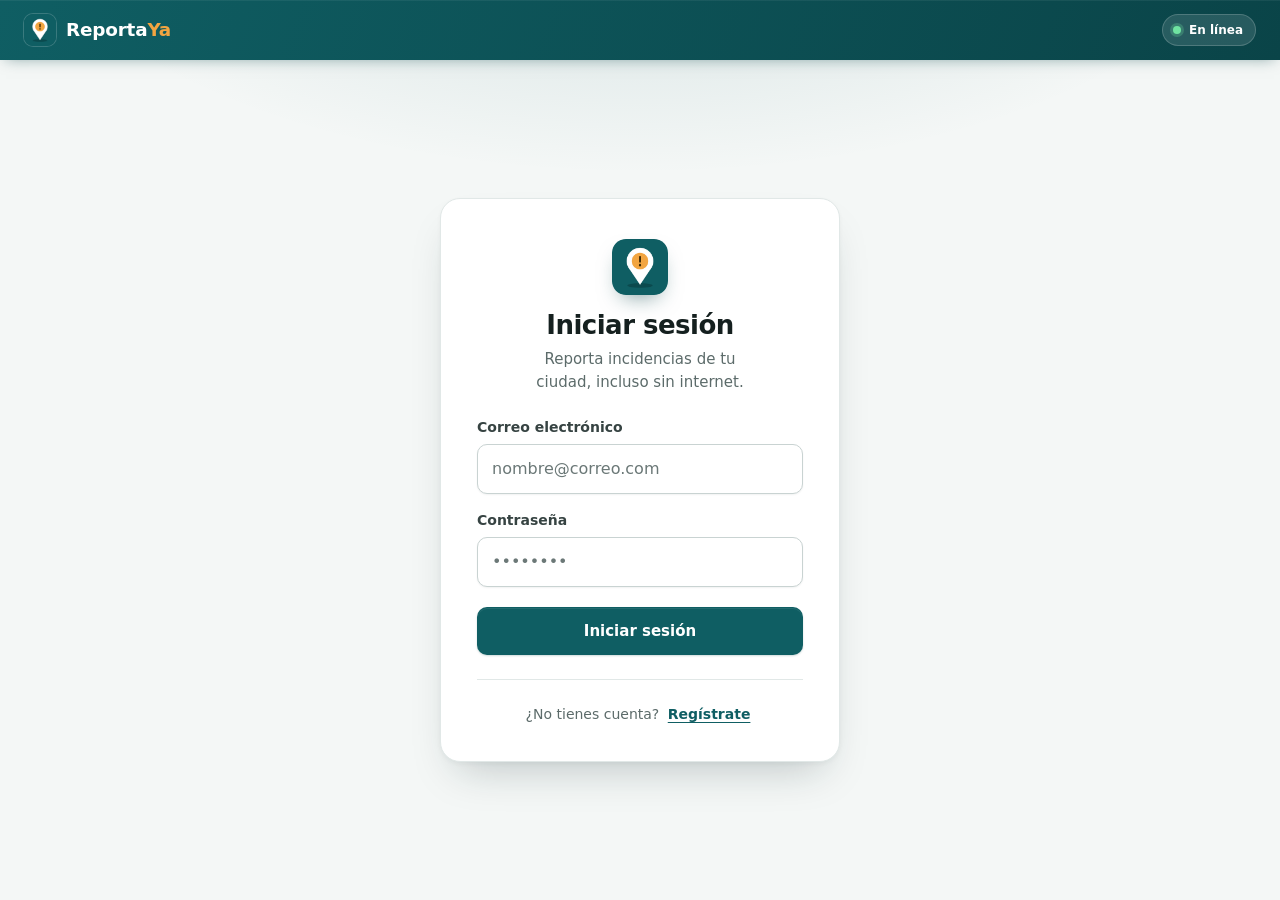
<file: index.html>
<!DOCTYPE html>
<html lang="es">
<head>
  <meta charset="UTF-8">
  <meta name="viewport" content="width=device-width, initial-scale=1, viewport-fit=cover">
  <title>ReportaYa · Incidencias urbanas</title>
  <meta name="description" content="PWA para reportar incidencias urbanas (baches, luminarias, basura, fugas) con foto, ubicación GPS y funcionamiento sin conexión.">

  <!-- Instalabilidad -->
  <link rel="manifest" href="manifest.json">
  <meta name="theme-color" content="#0f5e63">
  <link rel="icon" type="image/png" sizes="32x32" href="icons/favicon-32.png">
  <link rel="apple-touch-icon" href="icons/apple-touch-icon.png">
  <meta name="apple-mobile-web-app-capable" content="yes">
  <meta name="mobile-web-app-capable" content="yes">
  <meta name="apple-mobile-web-app-status-bar-style" content="black-translucent">
  <meta name="apple-mobile-web-app-title" content="ReportaYa">

  <link rel="stylesheet" href="css/styles.css">
</head>
<body>
  <!-- ===================== APP SHELL (estático) ===================== -->
  <div class="shell" id="shell">

    <header class="topbar">
      <a class="brand" href="#/inicio" aria-label="Ir al inicio">
        <img src="icons/icon-96.png" alt="" width="32" height="32">
        <span>Reporta<strong>Ya</strong></span>
      </a>

      <div class="topbar__actions">
        <span class="net-pill" id="netStatus" role="status" aria-live="polite">En línea</span>
        <button class="btn btn--ghost btn--sm hidden" id="btnInstall" type="button">
          <svg viewBox="0 0 24 24" aria-hidden="true"><path d="M12 3v12m0 0-4-4m4 4 4-4M5 21h14"/></svg>
          Instalar
        </button>
      </div>
    </header>

    <!-- Navegación lateral (escritorio) / inferior (móvil) -->
    <nav class="nav hidden" id="mainNav" aria-label="Navegación principal">
      <a href="#/inicio" data-route="inicio">
        <svg viewBox="0 0 24 24" aria-hidden="true"><path d="M3 11 12 4l9 7v9a1 1 0 0 1-1 1h-5v-6H9v6H4a1 1 0 0 1-1-1z"/></svg>
        <span>Inicio</span>
      </a>
      <a href="#/reportes" data-route="reportes">
        <svg viewBox="0 0 24 24" aria-hidden="true"><path d="M8 6h13M8 12h13M8 18h13M3 6h.01M3 12h.01M3 18h.01"/></svg>
        <span>Reportes</span>
      </a>
      <a href="#/nuevo" data-route="nuevo" class="nav__cta">
        <svg viewBox="0 0 24 24" aria-hidden="true"><path d="M12 5v14M5 12h14"/></svg>
        <span>Nuevo</span>
      </a>
      <a href="#/ajustes" data-route="ajustes">
        <svg viewBox="0 0 24 24" aria-hidden="true"><circle cx="12" cy="8" r="4"/><path d="M4 21a8 8 0 0 1 16 0"/></svg>
        <span>Perfil</span>
      </a>
    </nav>

    <!-- Contenedor de contenido dinámico (CSR) -->
    <main class="content" id="app" tabindex="-1" aria-live="polite">
      <div class="skeleton">
        <div class="skeleton__line w60"></div>
        <div class="skeleton__card"></div>
        <div class="skeleton__card"></div>
      </div>
    </main>
  </div>

  <!-- Avisos -->
  <div class="toast-zone" id="toasts" aria-live="assertive"></div>

  <noscript>
    <p class="noscript">ReportaYa necesita JavaScript activado para funcionar.</p>
  </noscript>

  <script type="module" src="js/app.js"></script>
</body>
</html>
</file>
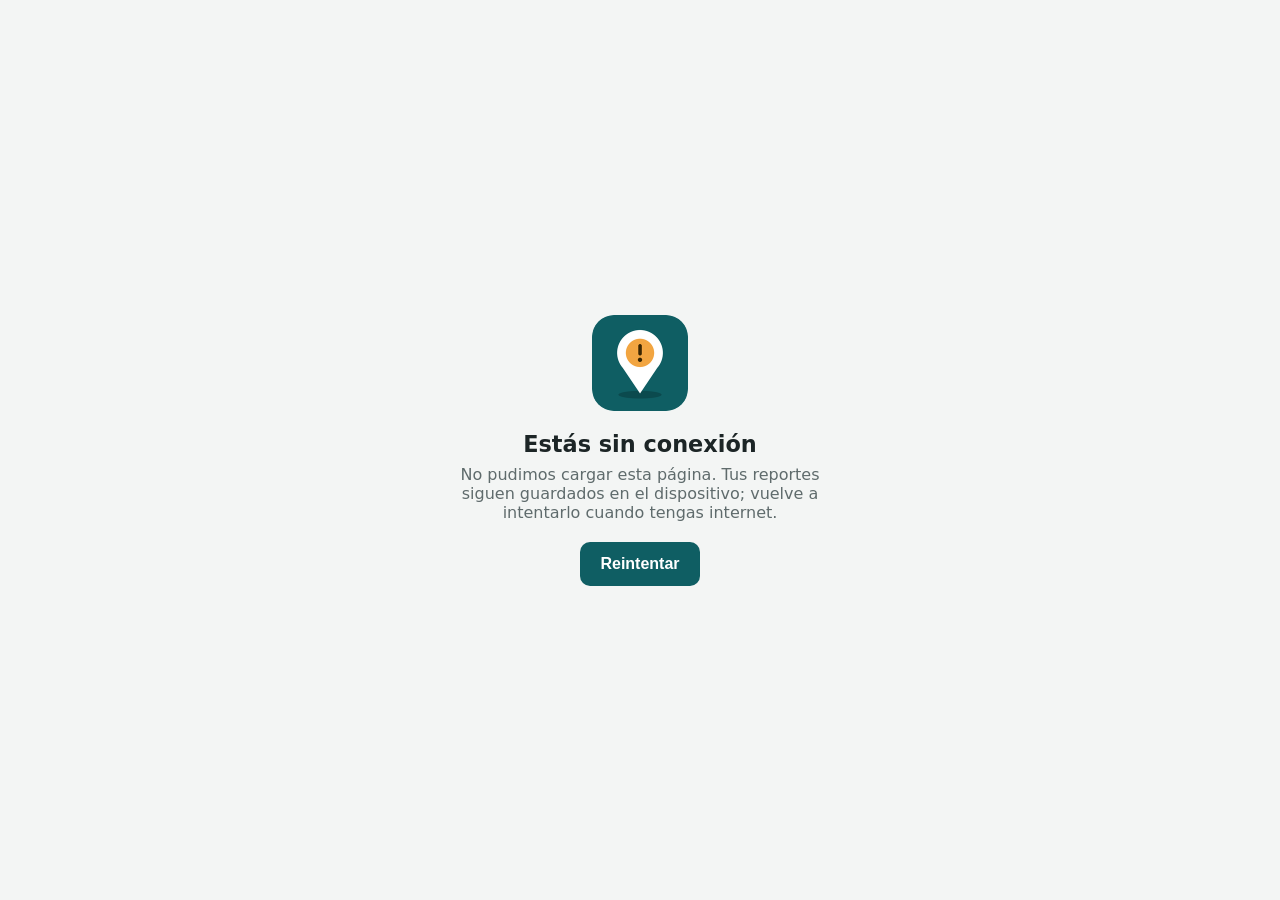
<file: offline.html>
<!DOCTYPE html>
<html lang="es">
<head>
  <meta charset="UTF-8">
  <meta name="viewport" content="width=device-width, initial-scale=1">
  <meta name="theme-color" content="#0f5e63">
  <title>Sin conexión · ReportaYa</title>
  <style>
    body { margin: 0; min-height: 100vh; display: grid; place-items: center; font-family: system-ui, -apple-system, "Segoe UI", Roboto, sans-serif; background: #f3f5f4; color: #1c2526; text-align: center; padding: 24px; box-sizing: border-box; }
    .box { max-width: 380px; }
    img { width: 96px; height: 96px; border-radius: 22px; margin-bottom: 16px; }
    h1 { font-size: 1.4rem; margin: 0 0 8px; }
    p { color: #5f6b6c; margin: 0 0 20px; }
    button { min-height: 44px; padding: 0 20px; border: 0; border-radius: 10px; background: #0f5e63; color: #fff; font-weight: 600; font-size: 1rem; cursor: pointer; }
  </style>
</head>
<body>
  <div class="box">
    <img src="icons/icon-192.png" alt="ReportaYa">
    <h1>Estás sin conexión</h1>
    <p>No pudimos cargar esta página. Tus reportes siguen guardados en el dispositivo; vuelve a intentarlo cuando tengas internet.</p>
    <button onclick="location.href='./'">Reintentar</button>
  </div>
  <script>window.addEventListener('online', () => location.href = './');</script>
</body>
</html>
</file>
<file: css/styles.css>
/* =========================================================
   ReportaYa · Estilos
   1. Tokens (color, espacio, tipografía, movimiento)
   2. Modo oscuro automático (prefers-color-scheme)
   3. Base · Shell · Navegación
   4. Componentes · Vistas
   ========================================================= */

:root {
  color-scheme: light dark;

  /* ---------- Identidad ---------- */
  --brand: #0f5e63;            /* verde azulado de marca (fondos) */
  --brand-700: #0a4448;
  --primary: #0f5e63;          /* fondo de botones primarios */
  --primary-hover: #0c5155;
  --primary-ink: #0f5e63;      /* texto/íconos con color de marca */
  --primary-100: #cfe5e3;
  --primary-50: #ebf5f4;
  --accent: #f2a541;
  --accent-600: #e3922a;
  --on-accent: #3a2500;

  /* ---------- Neutros ---------- */
  --bg: #f4f7f6;
  --surface: #ffffff;
  --surface-2: #f7faf9;
  --surface-3: #eef3f2;
  --input-bg: #ffffff;
  --text: #15201f;
  --text-2: #364342;
  --muted: #5c6b6a;            /* 5.0:1 sobre --bg, 5.4:1 sobre blanco */
  --placeholder: #6b7877;      /* 4.6:1 sobre blanco */
  --border: #e1e8e7;
  --border-strong: #c9d3d2;

  /* ---------- Estados (texto/fondo con contraste AA ≥ 4.5:1) ---------- */
  --pend-fg: #8a5300;  --pend-bg: #fdf0d8;  --pend-solid: #f2a541; --pend-on: #3a2500;
  --proc-fg: #1f5a9e;  --proc-bg: #e3edf9;  --proc-solid: #1f5a9e; --proc-on: #ffffff;
  --res-fg:  #17683f;  --res-bg:  #dff2e7;  --res-solid:  #17683f; --res-on:  #ffffff;
  --danger: #b42318;   --danger-bg: #fdf0ee; --danger-border: #efc4bf;
  --ok: #17683f;
  --info: #1f5a9e;
  --warn: #8a5300;

  /* ---------- Escala de espacios ---------- */
  --space-1: 4px;
  --space-2: 8px;
  --space-3: 12px;
  --space-4: 16px;
  --space-5: 24px;
  --space-6: 32px;

  /* ---------- Tipografía ---------- */
  --font-text: "Segoe UI Variable Text", "Segoe UI Variable", system-ui, -apple-system, "Segoe UI", Roboto, "Helvetica Neue", Arial, sans-serif;
  --font-display: "Segoe UI Variable Display", "Segoe UI Variable", system-ui, -apple-system, "Segoe UI", Roboto, "Helvetica Neue", Arial, sans-serif;
  --fs-xs: .75rem;     /* 12 */
  --fs-sm: .875rem;    /* 14 */
  --fs-base: 1rem;     /* 16 */
  --fs-md: 1.0625rem;  /* 17 */
  --fs-lg: 1.25rem;    /* 20 */
  --fs-xl: 1.625rem;   /* 26 */
  --fs-2xl: 2rem;      /* 32 */

  /* ---------- Forma y profundidad ---------- */
  --radius-lg: 20px;
  --radius: 16px;
  --radius-sm: 10px;
  --radius-xs: 8px;
  --shadow-sm: 0 1px 2px rgba(16, 40, 42, .06);
  --shadow: 0 1px 2px rgba(16, 40, 42, .04), 0 6px 20px -10px rgba(16, 40, 42, .14);
  --shadow-lg: 0 2px 4px rgba(16, 40, 42, .04), 0 22px 44px -18px rgba(16, 40, 42, .26);
  --ring-color: rgba(15, 94, 99, .22);
  --focus: #0f5e63;

  /* ---------- Movimiento ---------- */
  --dur-fast: 150ms;
  --dur: 200ms;
  --dur-slow: 250ms;
  --ease: cubic-bezier(.2, .7, .3, 1);

  /* ---------- Layout ---------- */
  --topbar-h: 60px;
  --nav-h: 68px;
  --safe-bottom: env(safe-area-inset-bottom, 0px);

  font-family: var(--font-text);
  font-size: 16px;
  color: var(--text);
  background: var(--bg);
  -webkit-text-size-adjust: 100%;
  -webkit-font-smoothing: antialiased;
}

/* =========================================================
   Modo oscuro automático
   ========================================================= */
@media (prefers-color-scheme: dark) {
  :root {
    --primary: #13777d;          /* blanco sobre este fondo: 5.3:1 */
    --primary-hover: #168a91;
    --primary-ink: #6cc7cb;
    --primary-100: #1f4442;
    --primary-50: #16302f;
    --accent-600: #f5b25a;

    --bg: #0d1716;
    --surface: #142120;
    --surface-2: #192927;
    --surface-3: #1f3230;
    --input-bg: #101c1b;
    --text: #e6eeed;
    --text-2: #c4d1cf;
    --muted: #9aaba9;
    --placeholder: #8a9b99;
    --border: #233533;
    --border-strong: #344c4a;

    --pend-fg: #f5c272;  --pend-bg: rgba(242, 165, 65, .14);
    --proc-fg: #9fc6f3;  --proc-bg: rgba(90, 150, 225, .16);  --proc-solid: #2f6cb3;
    --res-fg:  #86d8a9;  --res-bg:  rgba(60, 175, 115, .16);  --res-solid:  #23845a;
    --danger: #ff9486;   --danger-bg: rgba(255, 120, 100, .10); --danger-border: rgba(255, 140, 120, .35);
    --ok: #86d8a9;
    --info: #9fc6f3;
    --warn: #f5c272;

    --shadow-sm: 0 1px 2px rgba(0, 0, 0, .3);
    --shadow: 0 1px 2px rgba(0, 0, 0, .25), 0 8px 24px -12px rgba(0, 0, 0, .5);
    --shadow-lg: 0 2px 4px rgba(0, 0, 0, .25), 0 24px 48px -20px rgba(0, 0, 0, .7);
    --ring-color: rgba(108, 199, 203, .3);
    --focus: #6cc7cb;
  }
}

/* =========================================================
   Base
   ========================================================= */
*, *::before, *::after { box-sizing: border-box; }
html, body { margin: 0; min-height: 100%; }
body { line-height: 1.5; overflow-x: hidden; }
img { max-width: 100%; display: block; }
a { color: var(--primary-ink); text-underline-offset: 3px; text-decoration-thickness: 1px; transition: color var(--dur-fast) var(--ease); }
a:hover { color: var(--text); }
button, input, select, textarea { font: inherit; color: inherit; }
p { margin: 0; }
.hidden { display: none !important; }
.sr-only { position: absolute; width: 1px; height: 1px; padding: 0; margin: -1px; overflow: hidden; clip: rect(0 0 0 0); white-space: nowrap; border: 0; }

svg { width: 22px; height: 22px; fill: none; stroke: currentColor; stroke-width: 2; stroke-linecap: round; stroke-linejoin: round; flex-shrink: 0; }

/* Foco visible y consistente para todo lo interactivo */
:focus-visible { outline: 3px solid var(--focus); outline-offset: 2px; }
.topbar :focus-visible { outline-color: #fff; }

/* =========================================================
   Topbar
   ========================================================= */
.topbar {
  position: sticky; top: 0; z-index: 30;
  height: calc(var(--topbar-h) + env(safe-area-inset-top, 0px));
  padding: env(safe-area-inset-top, 0px) var(--space-4) 0;
  display: flex; align-items: center; justify-content: space-between; gap: var(--space-3);
  background: linear-gradient(110deg, var(--brand) 0%, var(--brand-700) 100%);
  color: #fff;
  box-shadow: 0 1px 0 rgba(255,255,255,.06) inset, 0 4px 14px -6px rgba(10, 68, 72, .5);
}
.brand {
  display: flex; align-items: center; gap: 10px; min-height: 44px;
  color: #fff; text-decoration: none; font-family: var(--font-display);
  font-size: 1.15rem; font-weight: 600; letter-spacing: -.01em; border-radius: var(--radius-xs);
}
.brand:hover { color: #fff; }
.brand img { border-radius: 9px; box-shadow: 0 0 0 1px rgba(255,255,255,.18); }
.brand strong { color: var(--accent); font-weight: 800; }
.topbar__actions { display: flex; align-items: center; gap: var(--space-2); }

/* Indicador En línea / Sin conexión */
.net-pill {
  font-size: var(--fs-xs); font-weight: 600; padding: 6px 12px 6px 10px; border-radius: 99px;
  background: rgba(255,255,255,.12); border: 1px solid rgba(255,255,255,.18); color: #fff;
  display: inline-flex; align-items: center; gap: var(--space-2); white-space: nowrap;
  transition: background-color var(--dur) var(--ease), color var(--dur) var(--ease), border-color var(--dur) var(--ease);
}
.net-pill::before {
  content: ""; width: 8px; height: 8px; border-radius: 50%;
  background: #6fe3a1; box-shadow: 0 0 0 3px rgba(111, 227, 161, .25);
  animation: pulse 2.4s var(--ease) infinite;
}
.net-pill.offline { background: var(--accent); border-color: transparent; color: var(--on-accent); }
.net-pill.offline::before { background: var(--on-accent); box-shadow: 0 0 0 3px rgba(58, 37, 0, .18); animation: none; }
@keyframes pulse { 0%, 100% { box-shadow: 0 0 0 3px rgba(111, 227, 161, .25); } 50% { box-shadow: 0 0 0 5px rgba(111, 227, 161, .08); } }

/* =========================================================
   Shell
   ========================================================= */
.shell { min-height: 100vh; display: flex; flex-direction: column; }
.content {
  flex: 1; width: 100%; max-width: 1120px; margin: 0 auto;
  padding: var(--space-5) var(--space-4) calc(var(--nav-h) + var(--safe-bottom) + var(--space-6));
  outline: none;
}
/* Entrada suave de cada vista */
.content > * { animation: view-in var(--dur-slow) var(--ease) both; }
@keyframes view-in { from { opacity: 0; transform: translateY(6px); } to { opacity: 1; transform: none; } }

.shell.no-nav {
  background:
    radial-gradient(900px 420px at 50% -120px, rgba(15, 94, 99, .16), transparent 70%),
    var(--bg);
}
.shell.no-nav .content { padding-bottom: var(--space-6); }

/* ---------- Nav inferior (móvil) ---------- */
.nav {
  position: fixed; left: 0; right: 0; bottom: 0; z-index: 30;
  height: calc(var(--nav-h) + var(--safe-bottom)); padding: 0 var(--space-1) var(--safe-bottom);
  display: grid; grid-template-columns: repeat(4, 1fr);
  background: color-mix(in srgb, var(--surface) 92%, transparent);
  -webkit-backdrop-filter: saturate(180%) blur(12px);
  backdrop-filter: saturate(180%) blur(12px);
  border-top: 1px solid var(--border);
}
.nav a {
  position: relative; min-height: 44px;
  display: flex; flex-direction: column; align-items: center; justify-content: center; gap: 2px;
  font-size: var(--fs-xs); font-weight: 600; color: var(--muted); text-decoration: none;
  border-radius: var(--radius-sm);
  transition: color var(--dur-fast) var(--ease), background-color var(--dur-fast) var(--ease);
}
.nav a:focus-visible { outline-offset: -4px; }
.nav a svg { width: 22px; height: 22px; transition: transform var(--dur) var(--ease); }
.nav a:hover { color: var(--text-2); }
.nav a.active { color: var(--primary-ink); }
.nav a.active svg { transform: translateY(-1px); }
.nav a.active::before {
  content: ""; position: absolute; top: 0; left: 50%; transform: translateX(-50%);
  width: 32px; height: 3px; border-radius: 0 0 3px 3px; background: var(--primary-ink);
}
.nav__cta.active::before { display: none; }
.nav a.nav__cta { color: var(--text-2); }
.nav a.nav__cta svg {
  background: var(--accent); color: var(--on-accent); border-radius: 50%;
  padding: 7px; width: 38px; height: 38px; stroke-width: 2.4;
  box-shadow: 0 6px 14px -4px rgba(242, 165, 65, .6);
  transition: transform var(--dur) var(--ease), background-color var(--dur-fast) var(--ease);
}
.nav a.nav__cta:hover svg { background: var(--accent-600); transform: translateY(-1px); }

/* ---------- Desde 900 px: nav lateral ---------- */
@media (min-width: 900px) {
  .shell { display: grid; grid-template-columns: 240px 1fr; grid-template-rows: auto 1fr; }
  .topbar { grid-column: 1 / -1; padding: 0 var(--space-5); }
  .nav {
    position: sticky; top: var(--topbar-h); height: calc(100vh - var(--topbar-h));
    display: flex; flex-direction: column; gap: var(--space-1); padding: var(--space-5) var(--space-4);
    background: var(--surface); backdrop-filter: none; -webkit-backdrop-filter: none;
    border-top: 0; border-right: 1px solid var(--border);
  }
  .nav a {
    flex-direction: row; justify-content: flex-start; gap: var(--space-3);
    padding: 0 var(--space-4); font-size: .9375rem; color: var(--text-2);
  }
  .nav a svg { width: 20px; height: 20px; }
  .nav a:hover { background: var(--surface-3); color: var(--text); }
  .nav a.active { background: var(--primary-50); color: var(--primary-ink); }
  .nav a.active svg { transform: none; }
  .nav a.active::before { top: 50%; left: 0; transform: translateY(-50%); width: 3px; height: 20px; border-radius: 0 3px 3px 0; }
  .nav a.nav__cta {
    order: -1; margin-bottom: var(--space-4); min-height: 48px; justify-content: center;
    background: var(--accent); color: var(--on-accent);
    box-shadow: 0 8px 18px -10px rgba(227, 146, 42, .9);
  }
  .nav a.nav__cta:hover { background: var(--accent-600); color: var(--on-accent); }
  .nav a.nav__cta.active { background: var(--accent-600); color: var(--on-accent); }
  .nav a.nav__cta svg, .nav a.nav__cta:hover svg { background: transparent; padding: 0; width: 20px; height: 20px; box-shadow: none; transform: none; }
  .content { padding: var(--space-6) 40px 48px; }
  .shell.no-nav { grid-template-columns: 1fr; }
}

/* =========================================================
   Tipografía y utilidades
   ========================================================= */
h1, h2, h3 { font-family: var(--font-display); color: var(--text); }
h1 { font-size: var(--fs-xl); line-height: 1.15; font-weight: 700; letter-spacing: -.02em; margin: 0 0 var(--space-1); text-wrap: balance; }
h2 { font-size: var(--fs-md); line-height: 1.3; font-weight: 650; letter-spacing: -.01em; margin: 0 0 var(--space-4); }
.subtitle { color: var(--muted); font-size: .9375rem; margin: 0 0 var(--space-5); text-wrap: pretty; }
.muted { color: var(--muted); }
.small { font-size: var(--fs-sm); }
.page-head {
  display: flex; align-items: center; justify-content: space-between; gap: var(--space-3) var(--space-4);
  margin-bottom: var(--space-5);
}
.page-head > div { min-width: 0; }
.page-head > .btn { flex-shrink: 0; }
.page-head .subtitle { margin: 0; }
.stack { display: flex; flex-direction: column; gap: var(--space-4); }
.stack > h2 { margin: 0; }
.row { display: flex; gap: var(--space-2); flex-wrap: wrap; align-items: center; }

@media (min-width: 900px) {
  h1 { font-size: var(--fs-2xl); }
  .page-head { margin-bottom: var(--space-6); }
}

/* =========================================================
   Tarjetas
   ========================================================= */
.card {
  background: var(--surface); border: 1px solid var(--border); border-radius: var(--radius);
  box-shadow: var(--shadow); padding: var(--space-4);
}
@media (min-width: 560px) { .card { padding: var(--space-5); } }

.card__head { display: flex; align-items: center; justify-content: space-between; gap: var(--space-3); margin-bottom: var(--space-3); }
.card__head h2 { margin: 0; }
.card__link {
  display: inline-flex; align-items: center; min-height: 44px; padding: 0 var(--space-2); margin-right: calc(var(--space-2) * -1);
  font-size: var(--fs-sm); font-weight: 600; text-decoration: none; border-radius: var(--radius-xs);
}
.card__link:hover { text-decoration: underline; color: var(--primary-ink); }
.card__meta { font-size: var(--fs-sm); color: var(--muted); }
.card__note { font-size: var(--fs-sm); color: var(--muted); margin: var(--space-3) 0; }
.card__note strong { color: var(--text); }
.stack > .card__note { margin: 0; }
.card__empty { font-size: var(--fs-sm); color: var(--muted); padding: var(--space-4); text-align: center; background: var(--surface-2); border: 1px dashed var(--border-strong); border-radius: var(--radius-sm); }

/* =========================================================
   Botones
   ========================================================= */
.btn {
  position: relative;
  display: inline-flex; align-items: center; justify-content: center; gap: var(--space-2);
  min-height: 44px; padding: 0 var(--space-4); border-radius: var(--radius-sm); border: 1px solid transparent;
  font-weight: 600; font-size: .9375rem; line-height: 1; cursor: pointer; text-decoration: none; white-space: nowrap;
  background: var(--primary); color: #fff;
  box-shadow: 0 1px 2px rgba(10, 68, 72, .2), inset 0 1px 0 rgba(255,255,255,.08);
  transition: background-color var(--dur-fast) var(--ease), border-color var(--dur-fast) var(--ease),
              box-shadow var(--dur-fast) var(--ease), color var(--dur-fast) var(--ease), transform var(--dur-fast) var(--ease);
  -webkit-tap-highlight-color: transparent;
}
.btn:hover { background: var(--primary-hover); color: #fff; }
.btn:active { transform: translateY(1px) scale(.99); }
.btn svg { width: 18px; height: 18px; }
.btn--accent { background: var(--accent); color: var(--on-accent); box-shadow: 0 1px 2px rgba(150, 90, 10, .25), inset 0 1px 0 rgba(255,255,255,.25); }
.btn--accent:hover { background: var(--accent-600); color: var(--on-accent); }
.btn--outline { background: var(--surface); color: var(--primary-ink); border-color: var(--border-strong); box-shadow: var(--shadow-sm); }
.btn--outline:hover { background: var(--primary-50); color: var(--primary-ink); border-color: var(--primary-ink); }
.btn--danger { background: var(--surface); color: var(--danger); border-color: var(--danger-border); box-shadow: var(--shadow-sm); }
.btn--danger:hover { background: var(--danger-bg); color: var(--danger); border-color: var(--danger); }
.btn--ghost { background: rgba(255,255,255,.12); color: #fff; border-color: rgba(255,255,255,.2); box-shadow: none; }
.btn--ghost:hover { background: rgba(255,255,255,.22); color: #fff; }
.btn--sm { min-height: 36px; padding: 0 var(--space-3); font-size: var(--fs-sm); }
.btn--lg { min-height: 50px; font-size: var(--fs-base); }
.btn--block { width: 100%; }

/* Deshabilitado */
.btn:disabled { opacity: .6; cursor: not-allowed; transform: none; box-shadow: none; }

/* Cargando: en esta app los botones se deshabilitan solo mientras esperan
   (iniciar sesión, crear cuenta, guardar, obtener ubicación). */
form .btn[type=submit]:disabled, #btnLoc:disabled { opacity: .85; cursor: progress; }
form .btn[type=submit]:disabled::before, #btnLoc:disabled::before {
  content: ""; width: 16px; height: 16px; border-radius: 50%;
  border: 2px solid currentColor; border-right-color: transparent;
  animation: spin .7s linear infinite;
}
#btnLoc:disabled svg { display: none; }
@keyframes spin { to { transform: rotate(360deg); } }

/* Áreas táctiles de 44 px en pantallas táctiles */
@media (pointer: coarse) {
  .btn--sm { min-height: 44px; }
}

/* =========================================================
   Formularios
   ========================================================= */
.field { display: flex; flex-direction: column; gap: 6px; }
.field label { font-weight: 600; font-size: var(--fs-sm); color: var(--text-2); }
.field label .muted { font-weight: 500; }
.field .hint { font-size: .8125rem; color: var(--muted); }
input[type=text], input[type=email], input[type=password], input[type=search], select, textarea {
  width: 100%; min-height: 48px; padding: 12px 14px;
  border: 1px solid var(--border-strong); border-radius: var(--radius-sm);
  background-color: var(--input-bg); box-shadow: var(--shadow-sm);
  transition: border-color var(--dur-fast) var(--ease), box-shadow var(--dur-fast) var(--ease), background-color var(--dur-fast) var(--ease);
}
input::placeholder, textarea::placeholder { color: var(--placeholder); opacity: 1; }
input:hover, select:hover, textarea:hover { border-color: var(--muted); }
textarea { min-height: 120px; resize: vertical; line-height: 1.5; }
select {
  appearance: none; -webkit-appearance: none; padding-right: 40px; cursor: pointer;
  text-overflow: ellipsis; white-space: nowrap;
  background-image: url("data:image/svg+xml,%3Csvg xmlns='http://www.w3.org/2000/svg' width='20' height='20' viewBox='0 0 24 24' fill='none' stroke='%23778887' stroke-width='2' stroke-linecap='round' stroke-linejoin='round'%3E%3Cpath d='m6 9 6 6 6-6'/%3E%3C/svg%3E");
  background-repeat: no-repeat; background-position: right 12px center;
}
input:focus, select:focus, textarea:focus { outline: none; border-color: var(--primary-ink); box-shadow: 0 0 0 4px var(--ring-color); }
input:focus-visible, select:focus-visible, textarea:focus-visible { outline: none; }

/* Mensajes de error: caja visible solo cuando hay texto */
.form-error {
  display: flex; align-items: flex-start; gap: var(--space-2);
  color: var(--danger); font-size: var(--fs-sm); font-weight: 500; margin: 0;
}
.form-error:not(:empty) {
  padding: 10px 12px; border-radius: var(--radius-sm);
  background: var(--danger-bg); border: 1px solid var(--danger-border);
  animation: view-in var(--dur) var(--ease);
}
.form-error:not(:empty)::before {
  content: "!"; flex-shrink: 0; width: 18px; height: 18px; margin-top: 1px; border-radius: 50%;
  display: grid; place-items: center; font-size: .75rem; font-weight: 800;
  background: var(--danger); color: var(--surface);
}
.form-error:empty { display: none; }
.form-note { font-size: .8125rem; color: var(--muted); text-align: center; }

.form-grid { display: grid; gap: var(--space-4); align-items: start; }
@media (min-width: 760px) { .form-grid--2 { grid-template-columns: 1fr 1fr; gap: var(--space-5); } }

/* =========================================================
   Login / Registro
   ========================================================= */
.auth { min-height: calc(100vh - var(--topbar-h) - 64px); display: grid; place-items: center; padding: var(--space-3) 0; }
.auth__box { width: 100%; max-width: 400px; box-shadow: var(--shadow-lg); border-radius: var(--radius-lg); }
.auth__box .stack { gap: var(--space-4); }
@media (min-width: 560px) { .auth__box { padding: 40px 36px 28px; } }
.auth__hero { text-align: center; margin-bottom: var(--space-5); }
.auth__hero img { margin: 0 auto var(--space-4); border-radius: 14px; box-shadow: 0 10px 22px -10px rgba(10, 68, 72, .6); }
.auth__hero h1 { font-size: var(--fs-xl); margin-bottom: var(--space-2); }
.auth__hero .subtitle { margin: 0 auto; max-width: 30ch; font-size: .9375rem; text-wrap: balance; }
.auth__box .btn[type=submit] { margin-top: var(--space-1); min-height: 48px; }
.auth__footer { text-align: center; font-size: var(--fs-sm); color: var(--muted); margin: var(--space-5) 0 0; padding-top: var(--space-4); border-top: 1px solid var(--border); }
.auth__footer a { font-weight: 600; display: inline-block; padding: var(--space-2) var(--space-1); }

/* =========================================================
   Dashboard
   ========================================================= */
.stats { display: grid; grid-template-columns: repeat(2, minmax(0, 1fr)); gap: var(--space-3); margin-bottom: var(--space-4); }
@media (min-width: 700px) { .stats { grid-template-columns: repeat(4, minmax(0, 1fr)); gap: var(--space-4); margin-bottom: var(--space-5); } }

.stat {
  --tone: var(--primary-ink); --tone-bg: var(--primary-50);
  position: relative; overflow: hidden;
  display: grid; grid-template-columns: 1fr auto; grid-template-areas: "num icon" "label label";
  align-items: start; row-gap: var(--space-1);
  padding: var(--space-4);
}
@media (min-width: 560px) { .stat { padding: 20px; } }
.stat::after {
  content: ""; position: absolute; inset: auto 0 0 0; height: 3px; background: var(--tone); opacity: .85;
}
.stat__icon {
  grid-area: icon; width: 36px; height: 36px; border-radius: var(--radius-sm);
  display: grid; place-items: center; background: var(--tone-bg); color: var(--tone);
}
.stat__icon svg { width: 20px; height: 20px; }
.stat__num {
  grid-area: num; font-family: var(--font-display);
  font-size: clamp(2rem, 1.6rem + 1.4vw, 2.625rem); font-weight: 700; line-height: 1;
  letter-spacing: -.03em; font-variant-numeric: tabular-nums; color: var(--text);
}
.stat__label { grid-area: label; color: var(--muted); font-size: var(--fs-sm); font-weight: 600; margin-top: var(--space-2); }
.stat--pend { --tone: var(--pend-fg); --tone-bg: var(--pend-bg); }
.stat--proc { --tone: var(--proc-fg); --tone-bg: var(--proc-bg); }
.stat--res  { --tone: var(--res-fg);  --tone-bg: var(--res-bg); }
.stat--pend .stat__num, .stat--proc .stat__num, .stat--res .stat__num { color: var(--tone); }
.stat--pend::after { background: var(--accent); }

.dash-grid { display: grid; gap: var(--space-4); }
@media (min-width: 900px) { .dash-grid { grid-template-columns: 1.5fr 1fr; gap: var(--space-5); align-items: start; } }

/* Lista de recientes: filas con separador dentro de la tarjeta */
.recent-list { display: flex; flex-direction: column; margin: 0 calc(var(--space-2) * -1); }
.recent-list .report-card { border-color: transparent; box-shadow: none; padding: var(--space-2); border-radius: var(--radius-sm); }
.recent-list .report-card + .report-card { position: relative; margin-top: 1px; }
.recent-list .report-card + .report-card::before {
  content: ""; position: absolute; top: -1px; left: var(--space-2); right: var(--space-2); height: 1px; background: var(--border);
}
.recent-list .report-card:hover { background: var(--surface-2); transform: none; box-shadow: none; border-color: transparent; }

/* Gráfico de barras por categoría */
.cat-bars { list-style: none; margin: 0; padding: 0; display: flex; flex-direction: column; gap: var(--space-4); }
.cat-bar__top { display: flex; justify-content: space-between; align-items: baseline; gap: var(--space-3); font-size: var(--fs-sm); }
.cat-bar__name { color: var(--text-2); font-weight: 500; min-width: 0; overflow: hidden; text-overflow: ellipsis; white-space: nowrap; }
.cat-bar__val { color: var(--muted); font-variant-numeric: tabular-nums; white-space: nowrap; }
.cat-bar__val strong { color: var(--text); font-weight: 700; }
.cat-bar__track { height: 10px; background: var(--surface-3); border-radius: 99px; overflow: hidden; margin-top: var(--space-2); }
.cat-bar__fill {
  height: 100%; min-width: 6px; border-radius: 99px;
  background: linear-gradient(90deg, var(--primary), color-mix(in srgb, var(--primary) 70%, #3fb5bb));
  transform-origin: left; animation: bar-in var(--dur-slow) var(--ease) both;
}
.cat-bar:first-child .cat-bar__fill { background: linear-gradient(90deg, var(--accent-600), var(--accent)); }
@keyframes bar-in { from { transform: scaleX(0); } to { transform: scaleX(1); } }

/* =========================================================
   Lista de reportes
   ========================================================= */
.filters { display: grid; gap: var(--space-3); margin-bottom: var(--space-5); }
@media (min-width: 560px) { .filters { grid-template-columns: repeat(2, minmax(0, 1fr)); } .filters .search { grid-column: 1 / -1; } }
@media (min-width: 1100px) { .filters { grid-template-columns: minmax(0, 2fr) minmax(0, 1fr) minmax(0, 1fr); } .filters .search { grid-column: auto; } }
.search { position: relative; }
.search svg { position: absolute; left: 14px; top: 50%; transform: translateY(-50%); width: 18px; height: 18px; color: var(--muted); pointer-events: none; }
.search input { padding-left: 42px; }

.report-list { display: grid; gap: var(--space-3); }
@media (min-width: 700px) { .report-list { grid-template-columns: repeat(2, minmax(0, 1fr)); gap: var(--space-4); } }
@media (min-width: 1200px) { .report-list { grid-template-columns: repeat(3, minmax(0, 1fr)); } }

.report-card {
  display: flex; align-items: center; gap: var(--space-3); padding: var(--space-3); text-decoration: none; color: inherit;
  background: var(--surface); border: 1px solid var(--border); border-radius: var(--radius); box-shadow: var(--shadow-sm);
  transition: border-color var(--dur-fast) var(--ease), box-shadow var(--dur) var(--ease), transform var(--dur) var(--ease), background-color var(--dur-fast) var(--ease);
}
.report-card:hover { color: inherit; border-color: var(--primary-100); box-shadow: var(--shadow); transform: translateY(-2px); }
.report-card:active { transform: translateY(0); }
.report-card__img {
  width: 72px; height: 72px; border-radius: 12px; object-fit: cover; flex-shrink: 0;
  background: var(--primary-50); display: grid; place-items: center; color: var(--primary-ink);
}
@media (min-width: 560px) { .report-card__img { width: 84px; height: 84px; } }
.report-card__img svg { width: 26px; height: 26px; opacity: .7; }
.report-card__body { flex: 1; min-width: 0; display: flex; flex-direction: column; gap: 6px; }
.report-card__title {
  font-weight: 650; line-height: 1.3; color: var(--text);
  display: -webkit-box; -webkit-line-clamp: 2; line-clamp: 2; -webkit-box-orient: vertical; overflow: hidden;
}
.report-card__meta { display: flex; align-items: center; gap: 6px; font-size: .8125rem; color: var(--muted); white-space: nowrap; }
.report-card__loc { display: inline-flex; color: var(--primary-ink); }
.report-card__loc svg { width: 14px; height: 14px; }

.badges { display: flex; flex-wrap: wrap; gap: 6px; }
.badge {
  display: inline-flex; align-items: center; gap: 6px; width: fit-content; max-width: 100%;
  font-size: .71875rem; font-weight: 700; padding: 3px 10px; border-radius: 99px; line-height: 1.5;
  white-space: nowrap; overflow: hidden; text-overflow: ellipsis;
}
.badge--pendiente, .badge--proceso, .badge--resuelto { text-transform: uppercase; letter-spacing: .04em; }
.badge--pendiente::before, .badge--proceso::before, .badge--resuelto::before { content: ""; flex-shrink: 0; width: 6px; height: 6px; border-radius: 50%; background: currentColor; }
.badge--pendiente { background: var(--pend-bg); color: var(--pend-fg); }
.badge--proceso { background: var(--proc-bg); color: var(--proc-fg); }
.badge--resuelto { background: var(--res-bg); color: var(--res-fg); }
.badge--cat { background: var(--surface-3); color: var(--text-2); font-weight: 600; }

/* Estado vacío */
.empty { display: flex; flex-direction: column; align-items: center; text-align: center; padding: var(--space-6) var(--space-4); }
.empty__icon {
  width: 64px; height: 64px; border-radius: 50%; margin-bottom: var(--space-4);
  display: grid; place-items: center; background: var(--primary-50); color: var(--primary-ink);
  box-shadow: 0 0 0 8px color-mix(in srgb, var(--primary-50) 50%, transparent);
}
.empty__icon svg { width: 28px; height: 28px; }
.empty__title { font-family: var(--font-display); font-weight: 650; font-size: var(--fs-md); color: var(--text); margin-bottom: var(--space-1); }
.empty__text { color: var(--muted); font-size: var(--fs-sm); max-width: 36ch; margin-bottom: var(--space-5); text-wrap: balance; }

/* =========================================================
   Nuevo reporte: pasos, cámara y ubicación
   ========================================================= */
.stepper {
  list-style: none; margin: calc(var(--space-2) * -1) 0 var(--space-5); padding: 0;
  display: grid; grid-template-columns: repeat(3, 1fr);
}
.stepper__item {
  position: relative; display: flex; flex-direction: column; align-items: center; gap: 6px;
  font-size: var(--fs-xs); font-weight: 600; color: var(--muted); text-align: center;
}
.stepper__item:not(:first-child)::before {
  content: ""; position: absolute; top: 14px; right: calc(50% + 20px); left: calc(-50% + 20px); height: 2px;
  background: var(--border-strong); border-radius: 2px; transition: background-color var(--dur) var(--ease);
}
.stepper__dot {
  width: 30px; height: 30px; border-radius: 50%; display: grid; place-items: center;
  font-size: var(--fs-sm); font-weight: 700; background: var(--surface); color: var(--muted);
  border: 2px solid var(--border-strong);
  transition: background-color var(--dur) var(--ease), color var(--dur) var(--ease), border-color var(--dur) var(--ease);
}
/* Paso completado (se detecta con :has, sin JavaScript) */
#app:has(#camBox img) .stepper__item--foto,
#app:has(.loc-status.ok) .stepper__item--loc,
#app:has(#title:valid):has(#category:valid):has(#description:valid) .stepper__item--det { color: var(--primary-ink); }
#app:has(#camBox img) .stepper__item--foto .stepper__dot,
#app:has(.loc-status.ok) .stepper__item--loc .stepper__dot,
#app:has(#title:valid):has(#category:valid):has(#description:valid) .stepper__item--det .stepper__dot {
  background: var(--primary); border-color: var(--primary); color: #fff;
}
#app:has(.loc-status.ok) .stepper__item--loc::before,
#app:has(#title:valid):has(#category:valid):has(#description:valid) .stepper__item--det::before { background: var(--primary); }
@media (min-width: 760px) { .stepper { max-width: 460px; } }

.step { display: flex; flex-direction: column; gap: var(--space-4); }
.step__head { display: flex; align-items: flex-start; gap: var(--space-3); }
.step__head h2 { margin: 0; }
.step__hint { font-size: var(--fs-sm); color: var(--muted); margin-top: 2px; }
.step__num {
  flex-shrink: 0; width: 32px; height: 32px; border-radius: 50%; display: grid; place-items: center;
  font-family: var(--font-display); font-weight: 700; font-size: .9375rem;
  background: var(--primary-50); color: var(--primary-ink); border: 1px solid var(--primary-100);
  transition: background-color var(--dur) var(--ease), color var(--dur) var(--ease);
}
.capture:has(#camBox img) .step__num,
.loc-box:has(.loc-status.ok) .step__num,
.step--details:has(#title:valid):has(#category:valid):has(#description:valid) .step__num {
  background: var(--primary); color: #fff; border-color: var(--primary);
}
.capture:has(#camBox img) .step__num span,
.loc-box:has(.loc-status.ok) .step__num span,
.step--details:has(#title:valid):has(#category:valid):has(#description:valid) .step__num span { display: none; }
.capture:has(#camBox img) .step__num::before,
.loc-box:has(.loc-status.ok) .step__num::before,
.step--details:has(#title:valid):has(#category:valid):has(#description:valid) .step__num::before {
  content: ""; width: 12px; height: 7px; margin-top: -3px;
  border-left: 2.5px solid currentColor; border-bottom: 2.5px solid currentColor; transform: rotate(-45deg);
}

.capture__actions { display: grid; grid-template-columns: repeat(auto-fit, minmax(140px, 1fr)); gap: var(--space-2); }
.capture__actions:has(#fileInput:focus-visible) label { outline: 3px solid var(--focus); outline-offset: 2px; }

.camera-box {
  position: relative; aspect-ratio: 4 / 3; width: 100%; border-radius: var(--radius-sm); overflow: hidden;
  background: radial-gradient(circle at 50% 40%, #1c3533, #0f1f1e); color: #d5e6e4;
  display: grid; place-items: center; text-align: center;
}
.camera-box::after {   /* marco tipo visor */
  content: ""; position: absolute; inset: 14px; border-radius: 8px; pointer-events: none;
  border: 1.5px dashed rgba(255,255,255,.22);
}
.camera-box:has(img)::after, .camera-box:has(video)::after { display: none; }
.camera-box video, .camera-box img { width: 100%; height: 100%; object-fit: cover; position: absolute; inset: 0; }
.camera-box img { animation: view-in var(--dur-slow) var(--ease); }
.camera-box__placeholder { padding: var(--space-5); font-size: var(--fs-sm); display: flex; flex-direction: column; align-items: center; gap: var(--space-3); max-width: 260px; }
.camera-box__placeholder svg { width: 40px; height: 40px; opacity: .7; }

.loc-box { display: flex; flex-direction: column; gap: var(--space-4); }
.loc-status {
  position: relative;
  font-size: var(--fs-sm); padding: 12px 14px 12px 30px; border-radius: var(--radius-sm);
  background: var(--surface-2); border: 1px solid var(--border); color: var(--text-2);
  transition: background-color var(--dur) var(--ease), border-color var(--dur) var(--ease), color var(--dur) var(--ease);
}
.loc-status::before { content: ""; position: absolute; left: 14px; top: 19px; width: 8px; height: 8px; border-radius: 50%; background: var(--muted); }
.loc-status.ok { background: var(--res-bg); border-color: color-mix(in srgb, var(--res-fg) 30%, transparent); color: var(--res-fg); }
.loc-status.ok::before { background: currentColor; }
.loc-status.err { background: var(--danger-bg); border-color: var(--danger-border); color: var(--danger); }
.loc-status.err::before { background: currentColor; }
.loc-status strong { font-variant-numeric: tabular-nums; }

/* Mini mapa con teselas OSM (se cachean para offline) */
.minimap { position: relative; width: 100%; aspect-ratio: 16 / 10; border-radius: var(--radius-sm); overflow: hidden; background: #dfe8e6; border: 1px solid var(--border); box-shadow: var(--shadow-sm); }
.minimap__tiles { position: absolute; display: grid; grid-template-columns: repeat(3, 256px); }
.minimap__tiles img { width: 256px; height: 256px; max-width: none; user-select: none; }
.minimap__pin { position: absolute; left: 50%; top: 50%; transform: translate(-50%, -100%); color: var(--danger); filter: drop-shadow(0 3px 3px rgba(0,0,0,.3)); }
.minimap__pin svg { width: 36px; height: 36px; fill: #c0392b; stroke: #fff; stroke-width: 1.5; }
.minimap__attr { position: absolute; right: 0; bottom: 0; font-size: .65rem; background: rgba(255,255,255,.88); color: #333; padding: 1px 6px; border-top-left-radius: 6px; }
.minimap__off { position: absolute; inset: 0; display: grid; place-items: center; text-align: center; padding: var(--space-3); color: var(--muted); font-size: var(--fs-sm); }

/* =========================================================
   Detalle
   ========================================================= */
.back-link {
  display: inline-flex; align-items: center; gap: var(--space-1); min-height: 44px; margin: calc(var(--space-2) * -1) 0 var(--space-2) -6px; padding: 0 var(--space-2) 0 2px;
  font-size: var(--fs-sm); font-weight: 600; color: var(--muted); text-decoration: none; border-radius: var(--radius-xs);
}
.back-link svg { width: 18px; height: 18px; transition: transform var(--dur-fast) var(--ease); }
.back-link:hover { color: var(--primary-ink); }
.back-link:hover svg { transform: translateX(-2px); }
.page-head--detail h1 { margin-bottom: var(--space-3); }

.detail { display: grid; gap: var(--space-4); }
@media (min-width: 900px) { .detail { grid-template-columns: 1.2fr 1fr; gap: var(--space-5); align-items: start; } }
.detail__photo { border-radius: var(--radius); overflow: hidden; background: var(--primary-50); aspect-ratio: 4 / 3; display: grid; place-items: center; color: var(--primary-ink); border: 1px solid var(--border); box-shadow: var(--shadow); }
.detail__photo img { width: 100%; height: 100%; object-fit: cover; }
.detail__photo--empty {
  aspect-ratio: auto; min-height: 140px; display: flex; flex-direction: column; justify-content: center; align-items: center; gap: var(--space-2);
  background: var(--surface-2); border: 1px dashed var(--border-strong); box-shadow: none; color: var(--muted); font-size: var(--fs-sm);
}
.detail__photo--empty svg { width: 32px; height: 32px; color: var(--primary-ink); opacity: .6; }

.kv { display: grid; grid-template-columns: 1fr; gap: var(--space-1); font-size: .9375rem; margin: 0; }
.kv dt { color: var(--muted); font-size: var(--fs-xs); font-weight: 700; text-transform: uppercase; letter-spacing: .05em; }
.kv dt:not(:first-child) { margin-top: var(--space-3); padding-top: var(--space-3); border-top: 1px solid var(--border); }
.kv dd { margin: 0; word-break: break-word; color: var(--text); }
.kv dd a { display: inline-block; margin-top: var(--space-1); font-weight: 600; font-size: var(--fs-sm); }
@media (min-width: 560px) {
  .kv { grid-template-columns: 110px 1fr; gap: 0 var(--space-4); }
  .kv dt, .kv dd, .kv dt:not(:first-child) { margin: 0; padding: var(--space-3) 0; border-top: 1px solid var(--border); }
  .kv dt, .kv dt:not(:first-child) { padding-top: calc(var(--space-3) + 3px); }
  .kv dt:first-child, .kv dt:first-child + dd { border-top: 0; padding-top: 0; }
  .kv dt:first-child { padding-top: 3px; }
  .kv dd:last-child, .kv dd:last-child { padding-bottom: 0; }
  .kv dt:nth-last-child(2) { padding-bottom: 0; }
}
.coords { font-variant-numeric: tabular-nums; }

.status-switch { display: grid; grid-template-columns: repeat(3, 1fr); gap: var(--space-1); padding: var(--space-1); background: var(--surface-3); border-radius: 12px; }
.status-switch button {
  min-height: 44px; border-radius: 9px; border: 0; background: transparent; color: var(--text-2);
  font-weight: 600; font-size: var(--fs-sm); cursor: pointer; padding: 0 var(--space-2);
  transition: background-color var(--dur-fast) var(--ease), color var(--dur-fast) var(--ease), box-shadow var(--dur-fast) var(--ease);
}
.status-switch button:hover { background: var(--surface); color: var(--text); }
.status-switch button[aria-pressed=true] { box-shadow: 0 2px 8px -3px rgba(0, 0, 0, .35); cursor: default; }
.status-switch button[data-status=pendiente][aria-pressed=true] { background: var(--pend-solid); color: var(--pend-on); }
.status-switch button[data-status=proceso][aria-pressed=true]   { background: var(--proc-solid); color: var(--proc-on); }
.status-switch button[data-status=resuelto][aria-pressed=true]  { background: var(--res-solid);  color: var(--res-on); }

.detail__actions { display: flex; flex-wrap: wrap; gap: var(--space-2); }
.detail__actions .btn { flex: 1 1 140px; }
.detail__actions .btn--danger:only-child { flex: 0 1 auto; margin-left: auto; }
#btnDelete[data-confirm="1"] { background: var(--danger); border-color: var(--danger); color: var(--surface); }

/* =========================================================
   Perfil
   ========================================================= */
.profile { display: flex; align-items: center; gap: var(--space-4); margin-bottom: var(--space-4); }
@media (min-width: 900px) { .profile { margin-bottom: var(--space-5); } }
.avatar {
  flex-shrink: 0; width: 56px; height: 56px; border-radius: 50%;
  display: grid; place-items: center;
  font-family: var(--font-display); font-size: var(--fs-lg); font-weight: 700; letter-spacing: .02em;
  background: linear-gradient(135deg, var(--brand), var(--brand-700)); color: #fff;
  box-shadow: 0 0 0 3px var(--surface), 0 0 0 5px var(--accent);
}
.profile__info { flex: 1; min-width: 0; }
.profile__name { font-family: var(--font-display); font-weight: 650; font-size: var(--fs-md); color: var(--text); overflow: hidden; text-overflow: ellipsis; white-space: nowrap; }
.profile__email { font-size: var(--fs-sm); color: var(--muted); overflow: hidden; text-overflow: ellipsis; white-space: nowrap; }
.profile__count { display: none; text-align: center; padding-left: var(--space-4); border-left: 1px solid var(--border); }
.profile__count strong { display: block; font-family: var(--font-display); font-size: var(--fs-xl); line-height: 1; font-variant-numeric: tabular-nums; }
.profile__count span { font-size: var(--fs-xs); color: var(--muted); font-weight: 600; }
@media (min-width: 480px) { .profile__count { display: block; } }

.perm-list { display: flex; flex-direction: column; }
.perm { display: flex; align-items: center; justify-content: space-between; gap: var(--space-3); padding: var(--space-3) 0; border-bottom: 1px solid var(--border); }
.perm:first-child { padding-top: 0; }
.perm:last-child { border-bottom: 0; padding-bottom: 0; }
.perm__info { display: flex; gap: var(--space-3); align-items: center; min-width: 0; }
.perm__info > svg { width: 40px; height: 40px; padding: 9px; border-radius: var(--radius-sm); background: var(--primary-50); color: var(--primary-ink); }
.perm__info strong { font-weight: 650; }
.perm__desc { font-size: .8125rem; color: var(--muted); line-height: 1.4; }
.perm__actions { display: flex; flex-direction: column; align-items: flex-end; gap: 6px; flex-shrink: 0; }
.perm__state { display: inline-block; font-size: .71875rem; font-weight: 700; padding: 2px 9px; border-radius: 99px; white-space: nowrap; }
.perm__state.granted { color: var(--res-fg); background: var(--res-bg); }
.perm__state.denied { color: var(--danger); background: var(--danger-bg); }
.perm__state.prompt { color: var(--pend-fg); background: var(--pend-bg); }
.perm__state.unsupported { color: var(--muted); background: var(--surface-3); }
#btnTestNotif { margin-top: var(--space-2); }

.session-zone { margin-top: var(--space-2); padding-top: var(--space-4); border-top: 1px solid var(--border); }

/* =========================================================
   Toasts
   ========================================================= */
.toast-zone {
  position: fixed; left: 50%; transform: translateX(-50%); z-index: 50;
  bottom: calc(var(--nav-h) + var(--safe-bottom) + var(--space-3));
  display: flex; flex-direction: column; gap: var(--space-2); width: min(calc(100vw - 32px), 420px);
  pointer-events: none;
}
.shell.no-nav ~ .toast-zone { bottom: calc(var(--safe-bottom) + var(--space-5)); }
@media (min-width: 900px) { .toast-zone, .shell.no-nav ~ .toast-zone { left: auto; right: var(--space-5); transform: none; bottom: var(--space-5); } }
.toast {
  pointer-events: auto;
  background: #182322; color: #f2f6f5; padding: var(--space-3) var(--space-3) var(--space-3) 14px; border-radius: 12px;
  border: 1px solid rgba(255,255,255,.08);
  box-shadow: 0 14px 32px -12px rgba(0,0,0,.5);
  display: flex; align-items: center; gap: var(--space-3);
  font-size: var(--fs-sm); line-height: 1.4; animation: toast-in var(--dur-slow) var(--ease);
}
.toast > span { flex: 1; }
.toast::before {
  content: "✓"; flex-shrink: 0; width: 22px; height: 22px; border-radius: 50%;
  display: grid; place-items: center; font-size: .75rem; font-weight: 800;
  background: #6fe3a1; color: #0d2a1c;
}
.toast--err::before { content: "×"; font-size: 1rem; background: #ff8a7a; color: #3a0a04; }
.toast--warn::before { content: "!"; background: var(--accent); color: var(--on-accent); }
.toast button {
  min-height: 36px; background: var(--accent); color: var(--on-accent); border: 0; border-radius: var(--radius-xs);
  padding: 0 var(--space-3); font-weight: 700; cursor: pointer; white-space: nowrap;
  transition: background-color var(--dur-fast) var(--ease);
}
.toast button:hover { background: var(--accent-600); }
.toast button:focus-visible { outline-color: #fff; }
@media (pointer: coarse) { .toast button { min-height: 44px; } }
@keyframes toast-in { from { opacity: 0; transform: translateY(10px) scale(.98); } to { opacity: 1; transform: none; } }

/* =========================================================
   Skeleton (carga inicial del shell)
   ========================================================= */
.skeleton { display: flex; flex-direction: column; gap: var(--space-3); }
.skeleton__line, .skeleton__card {
  background: linear-gradient(90deg, var(--surface-3) 25%, var(--surface-2) 50%, var(--surface-3) 75%);
  background-size: 200% 100%; animation: shimmer 1.2s infinite; border-radius: var(--radius-sm);
}
.skeleton__line { height: 24px; }
.skeleton__line.w60 { width: 60%; }
.skeleton__card { height: 96px; border-radius: var(--radius); }
@keyframes shimmer { to { background-position: -200% 0; } }

.noscript { padding: var(--space-5); text-align: center; }

/* Evita desbordes horizontales en rejillas con texto largo */
.dash-grid > *, .report-list > *, .form-grid > *, .detail > * { min-width: 0; }

/* Movimiento reducido */
@media (prefers-reduced-motion: reduce) {
  *, *::before, *::after {
    animation-duration: .01ms !important; animation-iteration-count: 1 !important;
    transition-duration: .01ms !important; scroll-behavior: auto !important;
  }
  /* El spinner de carga se conserva estático como indicador */
  form .btn[type=submit]:disabled::before, #btnLoc:disabled::before { border-right-color: currentColor; opacity: .5; }
}
</file>
